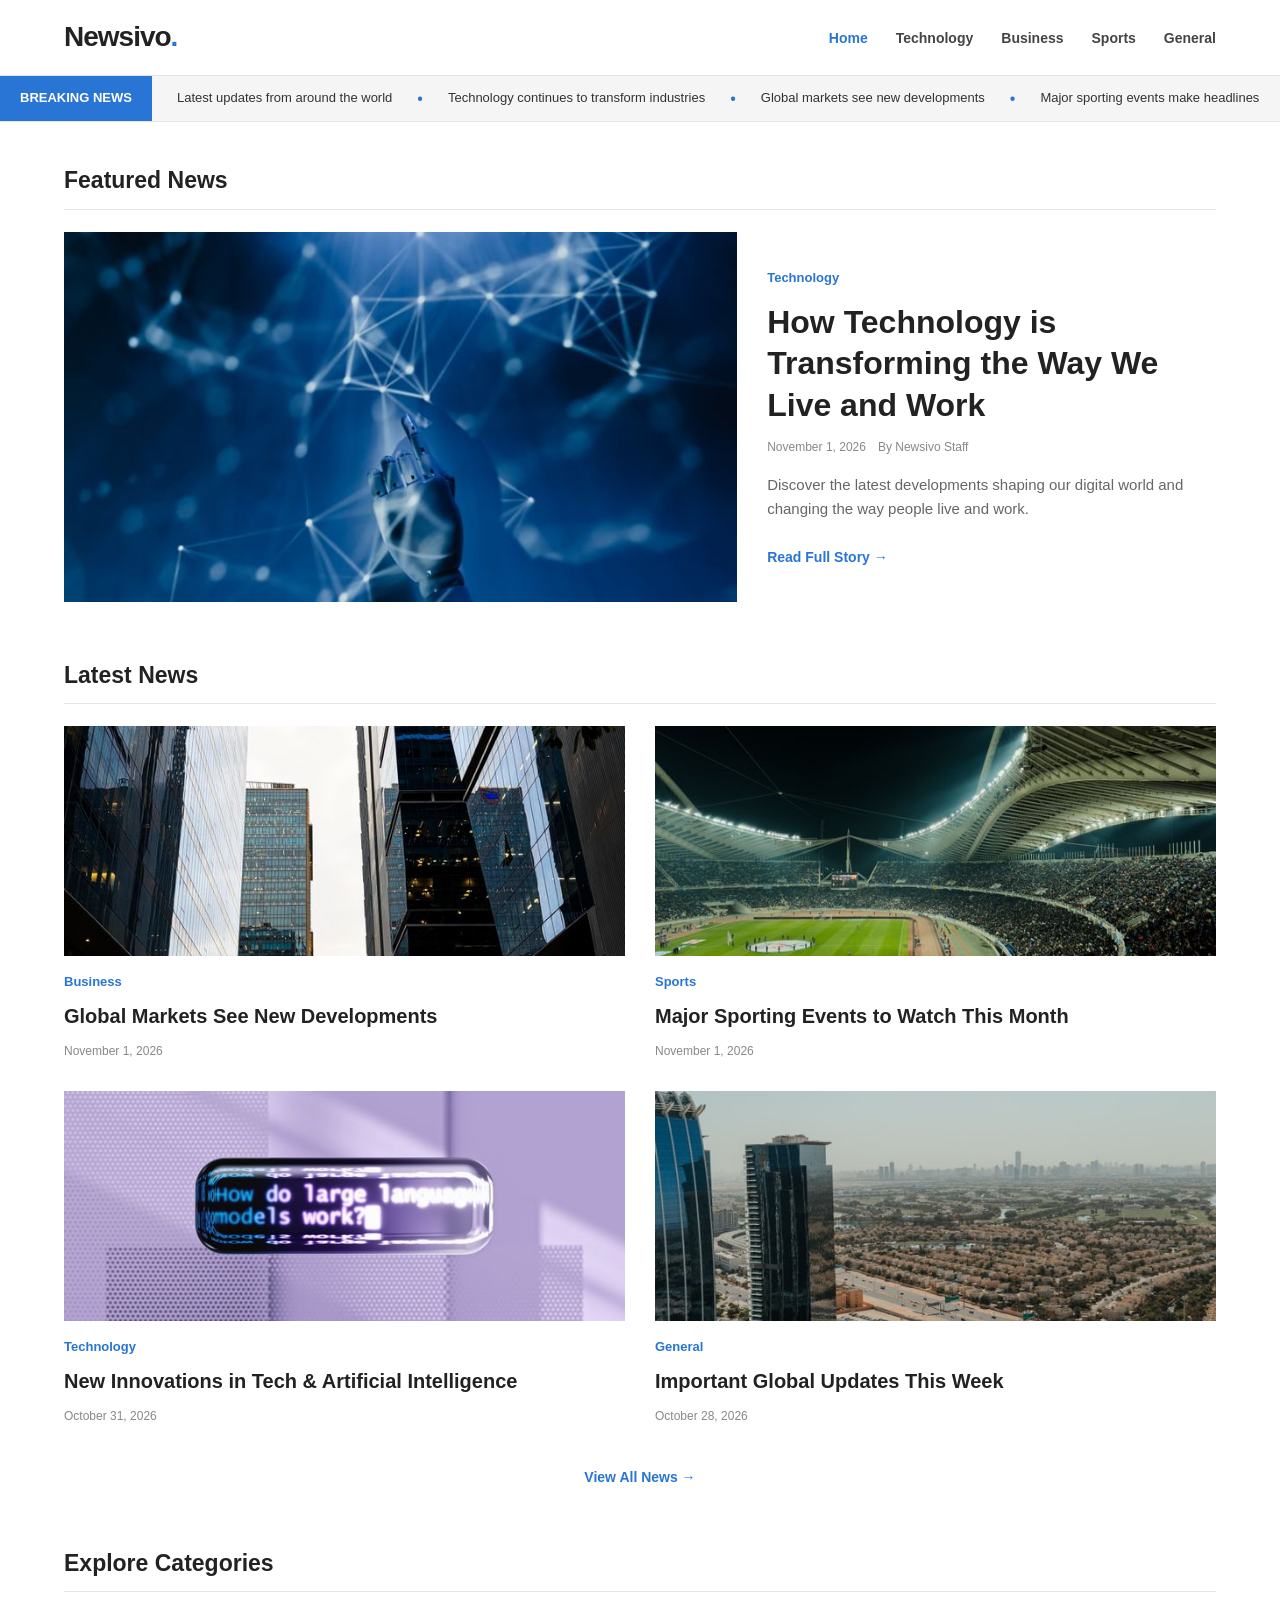
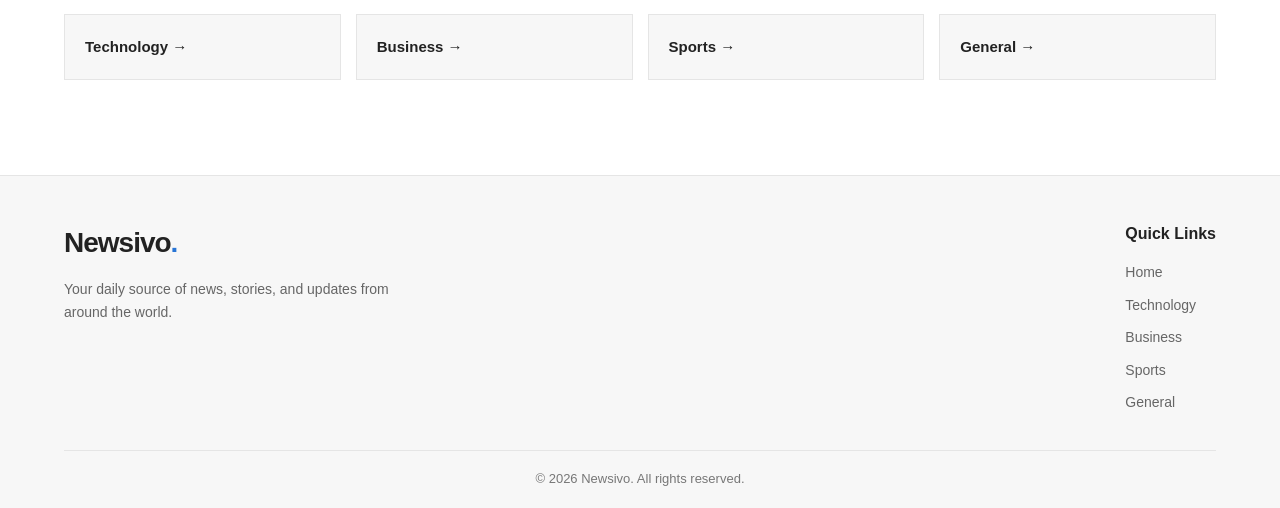
<file: frontend/index.html>
<!doctype html>
<html lang="en">
  <head>
    <meta charset="UTF-8" />
    <meta name="viewport" content="width=device-width, initial-scale=1.0" />

    <title>Newsivo - Latest News and Updates</title>

    <meta
      name="description"
      content="Newsivo brings you the latest news, updates, and stories from around the world."
    />

    <link rel="stylesheet" href="assets/css/style.css" />
  </head>

  <body>
    <!-- Header -->
    <header class="site-header">
      <div class="container header-container">
        <a href="index.html" class="site-logo"> Newsivo<span>.</span> </a>

        <button
          class="menu-toggle"
          id="menu-toggle"
          aria-label="Toggle navigation"
          aria-expanded="false"
          aria-controls="main-navigation"
        >
          ☰
        </button>

        <nav class="main-navigation" id="main-navigation">
          <ul>
            <li><a href="index.html">Home</a></li>
            <li><a href="categories/technology.html">Technology</a></li>
            <li><a href="categories/business.html">Business</a></li>
            <li><a href="categories/sports.html">Sports</a></li>
            <li><a href="categories/general.html">General</a></li>
          </ul>
        </nav>
      </div>
    </header>

    <!-- News Ticker -->
    <div class="news-ticker">
      <div class="ticker-label">Breaking News</div>

      <div class="ticker-content">
        <div class="ticker-track">
          <!-- Original ticker content -->
          <div class="ticker-sequence">
            <a href="article.html"> Latest updates from around the world </a>

            <span>•</span>

            <a href="article.html">
              Technology continues to transform industries
            </a>

            <span>•</span>

            <a href="article.html"> Global markets see new developments </a>

            <span>•</span>

            <a href="article.html"> Major sporting events make headlines </a>

            <span>•</span>
          </div>
        </div>
      </div>
    </div>

    <!-- Main Content -->
    <main class="container">
      <!-- Featured News -->
      <section class="featured-section">
        <div class="section-heading">
          <h2>Featured News</h2>
        </div>

        <article class="featured-article">
          <a href="article.html">
            <img
              src="assets/images/featured-news.jpg"
              alt="Technology and modern city"
              class="featured-image"
            />
          </a>

          <div class="article-content">
            <a href="categories/technology.html" class="article-category">
              Technology
            </a>

            <h1>
              <a href="article.html">
                How Technology is Transforming the Way We Live and Work
              </a>
            </h1>

            <div class="article-meta">
              <span>November 1, 2026</span>
              <span>By Newsivo Staff</span>
            </div>

            <p>
              Discover the latest developments shaping our digital world and
              changing the way people live and work.
            </p>

            <a href="article.html" class="read-more"> Read Full Story → </a>
          </div>
        </article>
      </section>

      <!-- Latest News -->
      <section class="latest-section">
        <div class="section-heading">
          <h2>Latest News</h2>
        </div>

        <div class="articles-grid">
          <!-- Article 1 -->
          <article class="article-card">
            <a href="article.html">
              <img
                src="assets/images/business-news.jpg"
                alt="Business district"
              />
            </a>

            <div class="article-card-content">
              <a href="categories/business.html" class="article-category">
                Business
              </a>

              <h3>
                <a href="article.html"> Global Markets See New Developments </a>
              </h3>

              <div class="article-meta">
                <span>November 1, 2026</span>
              </div>
            </div>
          </article>

          <!-- Article 2 -->
          <article class="article-card">
            <a href="article.html">
              <img src="assets/images/sports-news.jpg" alt="Football stadium" />
            </a>

            <div class="article-card-content">
              <a href="categories/sports.html" class="article-category">
                Sports
              </a>

              <h3>
                <a href="article.html">
                  Major Sporting Events to Watch This Month
                </a>
              </h3>

              <div class="article-meta">
                <span>November 1, 2026</span>
              </div>
            </div>
          </article>

          <!-- Article 3 -->
          <article class="article-card">
            <a href="article.html">
              <img
                src="assets/images/ai-news.jpg"
                alt="Artificial intelligence research"
              />
            </a>

            <div class="article-card-content">
              <a href="categories/technology.html" class="article-category">
                Technology
              </a>

              <h3>
                <a href="article.html">
                  New Innovations in Tech & Artificial Intelligence
                </a>
              </h3>

              <div class="article-meta">
                <span>October 31, 2026</span>
              </div>
            </div>
          </article>

          <!-- Article 4 -->
          <article class="article-card">
            <a href="article.html">
              <img
                src="assets/images/general-news.jpg"
                alt="International city"
              />
            </a>

            <div class="article-card-content">
              <a href="categories/general.html" class="article-category">
                General
              </a>

              <h3>
                <a href="article.html"> Important Global Updates This Week </a>
              </h3>

              <div class="article-meta">
                <span>October 28, 2026</span>
              </div>
            </div>
          </article>
        </div>

        <div class="view-all">
          <a href="categories/general.html" class="read-more">
            View All News →
          </a>
        </div>
      </section>

      <!-- Category News -->
      <section class="category-section">
        <div class="section-heading">
          <h2>Explore Categories</h2>
        </div>

        <div class="category-grid">
          <a href="categories/technology.html" class="category-item">
            Technology →
          </a>

          <a href="categories/business.html" class="category-item">
            Business →
          </a>

          <a href="categories/sports.html" class="category-item"> Sports → </a>

          <a href="categories/general.html" class="category-item">
            General →
          </a>
        </div>
      </section>
    </main>

    <!-- Footer -->
    <footer class="site-footer">
      <div class="container">
        <div class="footer-container">
          <div class="footer-brand">
            <a href="index.html" class="site-logo"> Newsivo<span>.</span> </a>

            <p>
              Your daily source of news, stories, and updates from around the
              world.
            </p>
          </div>

          <div class="footer-links">
            <h3>Quick Links</h3>

            <ul>
              <li><a href="index.html">Home</a></li>
              <li><a href="categories/technology.html">Technology</a></li>
              <li><a href="categories/business.html">Business</a></li>
              <li><a href="categories/sports.html">Sports</a></li>
              <li><a href="categories/general.html">General</a></li>
            </ul>
          </div>
        </div>

        <div class="footer-bottom">
          <p>&copy; 2026 Newsivo. All rights reserved.</p>
        </div>
      </div>
    </footer>

    <script src="assets/js/main.js"></script>
  </body>
</html>
</file>
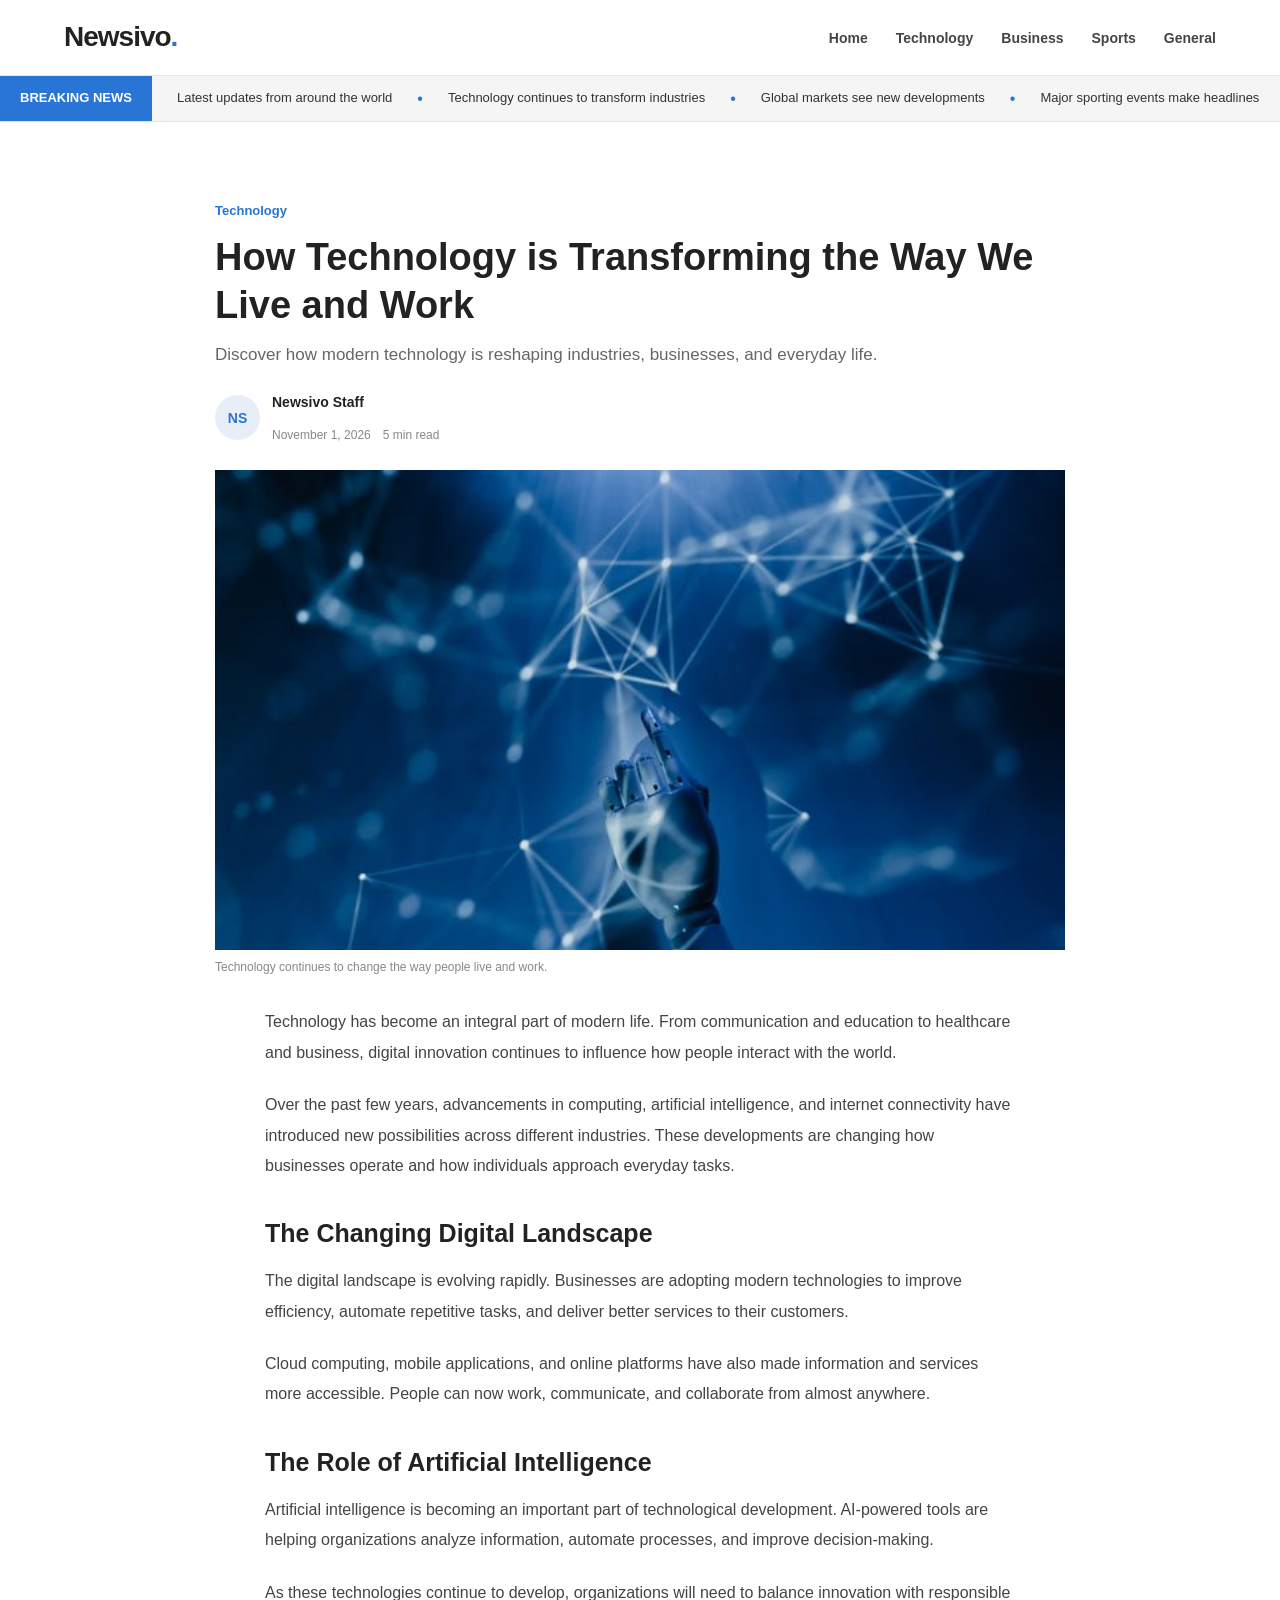
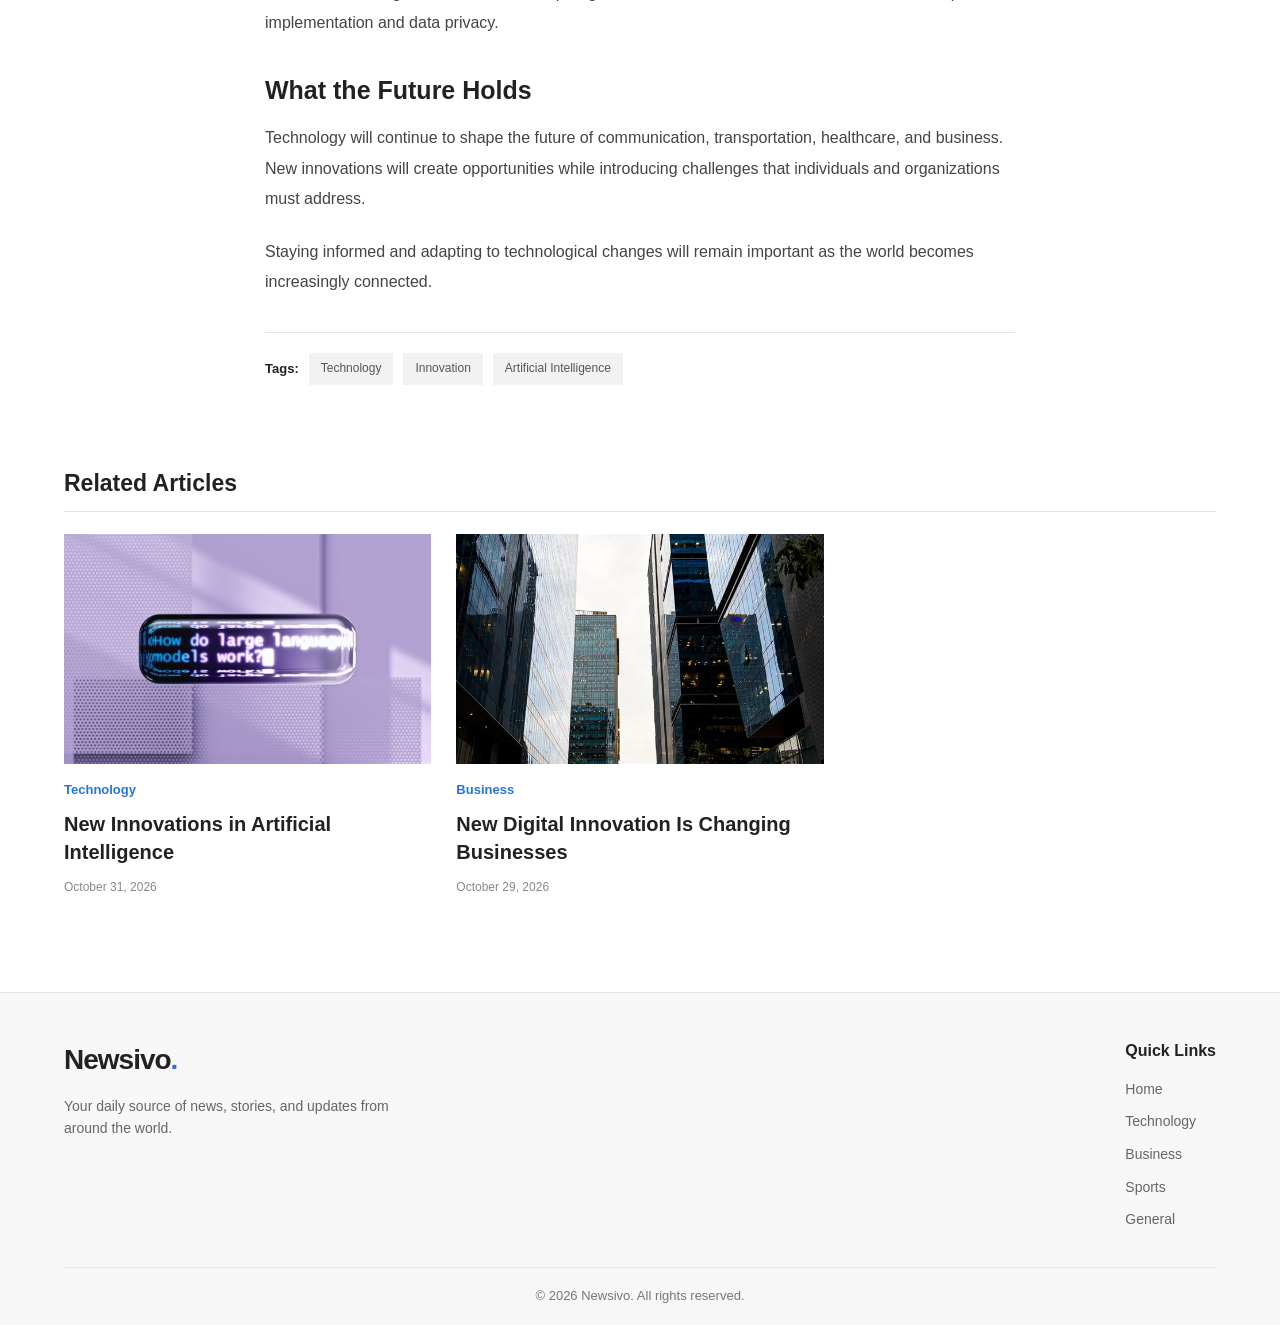
<file: frontend/article.html>
<!doctype html>
<html lang="en">
  <head>
    <meta charset="UTF-8" />
    <meta name="viewport" content="width=device-width, initial-scale=1.0" />

    <title>
      How Technology is Transforming the Way We Live and Work - Newsivo
    </title>

    <meta
      name="description"
      content="Discover how modern technology is reshaping industries, businesses, and everyday life."
    />

    <link rel="stylesheet" href="assets/css/style.css" />
  </head>

  <body>
    <!-- Header -->
    <header class="site-header">
      <div class="container header-container">
        <a href="index.html" class="site-logo"> Newsivo<span>.</span> </a>

        <button
          class="menu-toggle"
          id="menu-toggle"
          aria-label="Toggle navigation"
          aria-expanded="false"
          aria-controls="main-navigation"
        >
          ☰
        </button>

        <nav class="main-navigation" id="main-navigation">
          <ul>
            <li><a href="index.html">Home</a></li>
            <li><a href="categories/technology.html">Technology</a></li>
            <li><a href="categories/business.html">Business</a></li>
            <li><a href="categories/sports.html">Sports</a></li>
            <li><a href="categories/general.html">General</a></li>
          </ul>
        </nav>
      </div>
    </header>

    <!-- News Ticker -->
    <div class="news-ticker">
      <div class="ticker-label">Breaking News</div>

      <div class="ticker-content">
        <div class="ticker-track">
          <!-- Original ticker content -->
          <div class="ticker-sequence">
            <a href="article.html"> Latest updates from around the world </a>

            <span>•</span>

            <a href="article.html">
              Technology continues to transform industries
            </a>

            <span>•</span>

            <a href="article.html"> Global markets see new developments </a>

            <span>•</span>

            <a href="article.html"> Major sporting events make headlines </a>

            <span>•</span>
          </div>
        </div>
      </div>
    </div>

    <!-- Main Content -->
    <main class="container">
      <!-- Article -->
      <article class="single-article">
        <!-- Article Header -->
        <header class="article-header">
          <a href="categories/technology.html" class="article-category">
            Technology
          </a>

          <h1>How Technology is Transforming the Way We Live and Work</h1>

          <p class="article-excerpt">
            Discover how modern technology is reshaping industries, businesses,
            and everyday life.
          </p>

          <!-- Author Information -->
          <div class="article-author">
            <div class="author-avatar">
              <span>NS</span>
            </div>

            <div class="author-details">
              <span class="author-name">Newsivo Staff</span>

              <div class="article-meta">
                <time datetime="2026-11-01"> November 1, 2026 </time>

                <span>5 min read</span>
              </div>
            </div>
          </div>
        </header>

        <!-- Featured Image -->
        <figure class="article-featured-image">
          <img
            src="assets/images/featured-news.jpg"
            alt="Modern technology and digital transformation"
          />

          <figcaption>
            Technology continues to change the way people live and work.
          </figcaption>
        </figure>

        <!-- Article Body -->
        <div class="article-body">
          <p>
            Technology has become an integral part of modern life. From
            communication and education to healthcare and business, digital
            innovation continues to influence how people interact with the
            world.
          </p>

          <p>
            Over the past few years, advancements in computing, artificial
            intelligence, and internet connectivity have introduced new
            possibilities across different industries. These developments are
            changing how businesses operate and how individuals approach
            everyday tasks.
          </p>

          <h2>The Changing Digital Landscape</h2>

          <p>
            The digital landscape is evolving rapidly. Businesses are adopting
            modern technologies to improve efficiency, automate repetitive
            tasks, and deliver better services to their customers.
          </p>

          <p>
            Cloud computing, mobile applications, and online platforms have also
            made information and services more accessible. People can now work,
            communicate, and collaborate from almost anywhere.
          </p>

          <h2>The Role of Artificial Intelligence</h2>

          <p>
            Artificial intelligence is becoming an important part of
            technological development. AI-powered tools are helping
            organizations analyze information, automate processes, and improve
            decision-making.
          </p>

          <p>
            As these technologies continue to develop, organizations will need
            to balance innovation with responsible implementation and data
            privacy.
          </p>

          <h2>What the Future Holds</h2>

          <p>
            Technology will continue to shape the future of communication,
            transportation, healthcare, and business. New innovations will
            create opportunities while introducing challenges that individuals
            and organizations must address.
          </p>

          <p>
            Staying informed and adapting to technological changes will remain
            important as the world becomes increasingly connected.
          </p>
        </div>

        <!-- Article Footer -->
        <footer class="article-footer">
          <div class="article-tags">
            <span>Tags:</span>

            <a href="categories/technology.html">Technology</a>
            <a href="categories/technology.html">Innovation</a>
            <a href="categories/technology.html">Artificial Intelligence</a>
          </div>
        </footer>
      </article>

      <!-- Related Articles -->
      <section class="related-articles">
        <div class="section-heading">
          <h2>Related Articles</h2>
        </div>

        <div class="articles-grid">
          <!-- Related Article 1 -->
          <article class="article-card">
            <a href="article.html">
              <img
                src="assets/images/ai-news.jpg"
                alt="Artificial intelligence research"
              />
            </a>

            <div class="article-card-content">
              <a href="categories/technology.html" class="article-category">
                Technology
              </a>

              <h3>
                <a href="article.html">
                  New Innovations in Artificial Intelligence
                </a>
              </h3>

              <div class="article-meta">
                <time datetime="2026-10-31"> October 31, 2026 </time>
              </div>
            </div>
          </article>

          <!-- Related Article 2 -->
          <article class="article-card">
            <a href="article.html">
              <img
                src="assets/images/business-news.jpg"
                alt="Modern business district"
              />
            </a>

            <div class="article-card-content">
              <a href="categories/business.html" class="article-category">
                Business
              </a>

              <h3>
                <a href="article.html">
                  New Digital Innovation Is Changing Businesses
                </a>
              </h3>

              <div class="article-meta">
                <time datetime="2026-10-29"> October 29, 2026 </time>
              </div>
            </div>
          </article>
        </div>
      </section>
    </main>

    <!-- Footer -->
    <footer class="site-footer">
      <div class="container">
        <div class="footer-container">
          <div class="footer-brand">
            <a href="index.html" class="site-logo"> Newsivo<span>.</span> </a>

            <p>
              Your daily source of news, stories, and updates from around the
              world.
            </p>
          </div>

          <div class="footer-links">
            <h3>Quick Links</h3>

            <ul>
              <li><a href="index.html">Home</a></li>
              <li><a href="categories/technology.html">Technology</a></li>
              <li><a href="categories/business.html">Business</a></li>
              <li><a href="categories/sports.html">Sports</a></li>
              <li><a href="categories/general.html">General</a></li>
            </ul>
          </div>
        </div>

        <div class="footer-bottom">
          <p>&copy; 2026 Newsivo. All rights reserved.</p>
        </div>
      </div>
    </footer>

    <script src="assets/js/main.js"></script>
  </body>
</html>
</file>
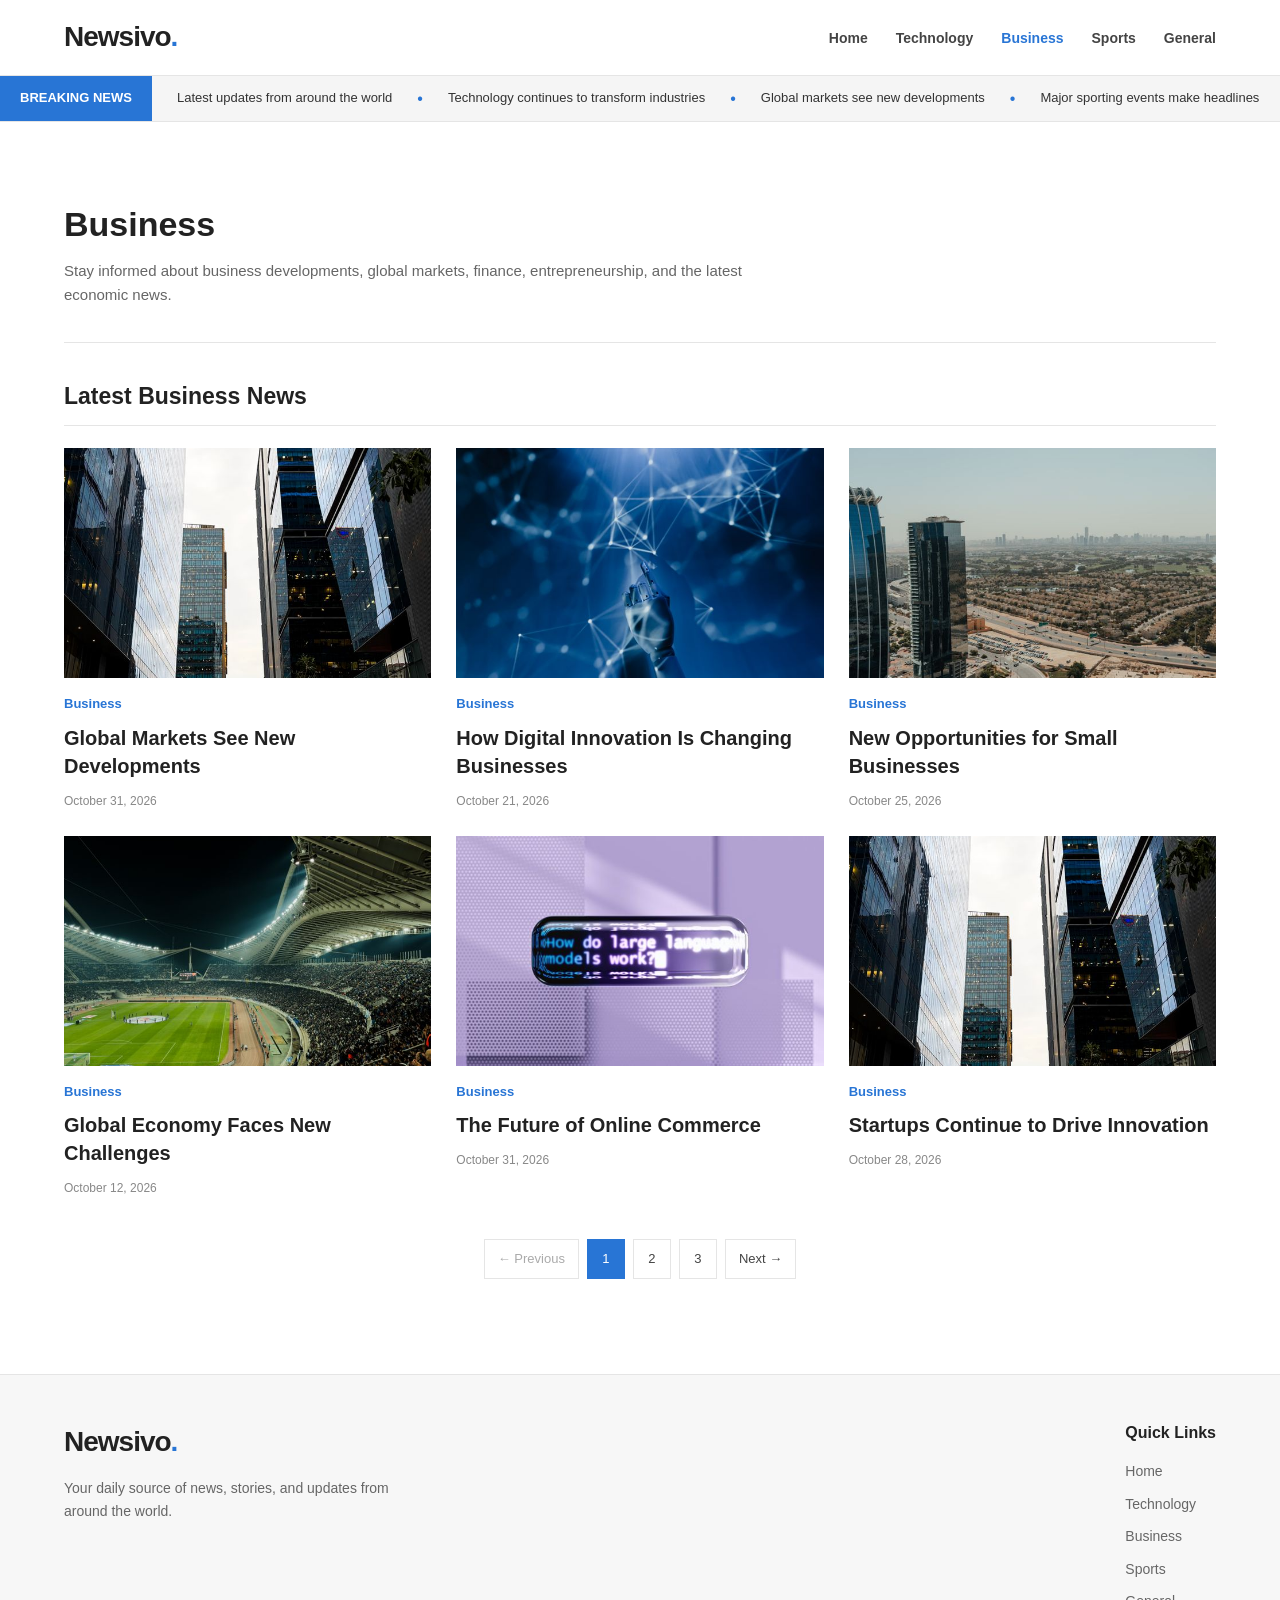
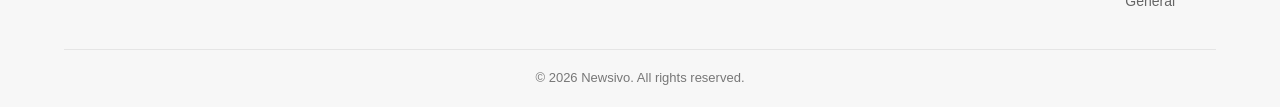
<file: frontend/categories/business.html>
<!doctype html>
<html lang="en">
  <head>
    <meta charset="UTF-8" />
    <meta name="viewport" content="width=device-width, initial-scale=1.0" />

    <title>Business News - Newsivo</title>

    <meta
      name="description"
      content="Explore the latest business news, financial updates, and market developments."
    />

    <link rel="stylesheet" href="../assets/css/style.css" />
  </head>

  <body>
    <!-- Header -->
    <header class="site-header">
      <div class="container header-container">
        <a href="../index.html" class="site-logo"> Newsivo<span>.</span> </a>

        <button
          class="menu-toggle"
          id="menu-toggle"
          aria-label="Toggle navigation"
          aria-expanded="false"
          aria-controls="main-navigation"
        >
          ☰
        </button>

        <nav class="main-navigation" id="main-navigation">
          <ul>
            <li><a href="../index.html">Home</a></li>
            <li><a href="technology.html">Technology</a></li>
            <li><a href="business.html">Business</a></li>
            <li><a href="sports.html">Sports</a></li>
            <li><a href="general.html">General</a></li>
          </ul>
        </nav>
      </div>
    </header>

    <!-- News Ticker -->
    <div class="news-ticker">
      <div class="ticker-label">Breaking News</div>

      <div class="ticker-content">
        <div class="ticker-track">
          <!-- Original ticker content -->
          <div class="ticker-sequence">
            <a href="../article.html"> Latest updates from around the world </a>

            <span>•</span>

            <a href="../article.html">
              Technology continues to transform industries
            </a>

            <span>•</span>

            <a href="../article.html"> Global markets see new developments </a>

            <span>•</span>

            <a href="../article.html"> Major sporting events make headlines </a>

            <span>•</span>
          </div>
        </div>
      </div>
    </div>

    <!-- Main Content -->
    <main class="container">
      <!-- Category Header -->

      <section class="category-header">
        <h1>Business</h1>

        <p>
          Stay informed about business developments, global markets, finance,
          entrepreneurship, and the latest economic news.
        </p>
      </section>

      <!-- Category Articles -->
      <section class="category-articles">
        <div class="section-heading">
          <h2>Latest Business News</h2>
        </div>

        <div class="articles-grid">
          <!-- Article 1 -->
          <article class="article-card">
            <a href="../article.html">
              <img
                src="../assets/images/business-news.jpg"
                alt="Business news updates"
              />
            </a>

            <div class="article-card-content">
              <a href="business.html" class="article-category"> Business </a>

              <h3>
                <a href="../article.html">
                  Global Markets See New Developments
                </a>
              </h3>

              <div class="article-meta">
                <time datetime="2026-10-31">October 31, 2026</time>
              </div>
            </div>
          </article>

          <!-- Article 2 -->
          <article class="article-card">
            <a href="../article.html">
              <img
                src="../assets/images/featured-news.jpg"
                alt="Digital business innovation"
              />
            </a>

            <div class="article-card-content">
              <a href="business.html" class="article-category"> Business </a>

              <h3>
                <a href="../article.html">
                  How Digital Innovation Is Changing Businesses
                </a>
              </h3>

              <div class="article-meta">
                <time datetime="2026-10-21">October 21, 2026</time>
              </div>
            </div>
          </article>

          <!-- Article 3 -->
          <article class="article-card">
            <a href="../article.html">
              <img
                src="../assets/images/general-news.jpg"
                alt="Small business opportunities"
              />
            </a>

            <div class="article-card-content">
              <a href="business.html" class="article-category"> Business </a>

              <h3>
                <a href="../article.html">
                  New Opportunities for Small Businesses
                </a>
              </h3>

              <div class="article-meta">
                <time datetime="2026-10-25">October 25, 2026</time>
              </div>
            </div>
          </article>

          <!-- Article 4 -->
          <article class="article-card">
            <a href="../article.html">
              <img
                src="../assets/images/sports-news.jpg"
                alt="Global economy challenges"
              />
            </a>

            <div class="article-card-content">
              <a href="business.html" class="article-category"> Business </a>

              <h3>
                <a href="../article.html">
                  Global Economy Faces New Challenges
                </a>
              </h3>

              <div class="article-meta">
                <time datetime="2026-10-12">October 12, 2026</time>
              </div>
            </div>
          </article>

          <!-- Article 5 -->
          <article class="article-card">
            <a href="../article.html">
              <img src="../assets/images/ai-news.jpg" alt="Online commerce" />
            </a>

            <div class="article-card-content">
              <a href="business.html" class="article-category"> Business </a>

              <h3>
                <a href="../article.html"> The Future of Online Commerce </a>
              </h3>

              <div class="article-meta">
                <time datetime="2026-10-31">October 31, 2026</time>
              </div>
            </div>
          </article>

          <!-- Article 6 -->
          <article class="article-card">
            <a href="../article.html">
              <img
                src="../assets/images/business-news.jpg"
                alt="Startups news updates"
              />
            </a>

            <div class="article-card-content">
              <a href="business.html" class="article-category"> Business </a>

              <h3>
                <a href="../article.html">
                  Startups Continue to Drive Innovation
                </a>
              </h3>

              <div class="article-meta">
                <time datetime="2026-10-28">October 28, 2026</time>
              </div>
            </div>
          </article>
        </div>

        <!-- Pagination -->
        <nav class="pagination" aria-label="Category pagination">
          <a href="#" class="pagination-link disabled"> ← Previous </a>

          <a href="?page=1" class="pagination-link active" aria-current="page">
            1
          </a>
          <a href="?page=2" class="pagination-link"> 2 </a>
          <a href="?page=3" class="pagination-link"> 3 </a>
          <a href="?page=2" class="pagination-link"> Next →</a>
        </nav>
      </section>
    </main>

    <!-- Footer -->
    <footer class="site-footer">
      <div class="container">
        <div class="footer-container">
          <div class="footer-brand">
            <a href="../index.html" class="site-logo">
              Newsivo<span>.</span>
            </a>

            <p>
              Your daily source of news, stories, and updates from around the
              world.
            </p>
          </div>

          <div class="footer-links">
            <h3>Quick Links</h3>

            <ul>
              <li><a href="../index.html">Home</a></li>
              <li><a href="technology.html">Technology</a></li>
              <li><a href="business.html">Business</a></li>
              <li><a href="sports.html">Sports</a></li>
              <li><a href="general.html">General</a></li>
            </ul>
          </div>
        </div>

        <div class="footer-bottom">
          <p>&copy; 2026 Newsivo. All rights reserved.</p>
        </div>
      </div>
    </footer>

    <script src="../assets/js/main.js"></script>
  </body>
</html>
</file>
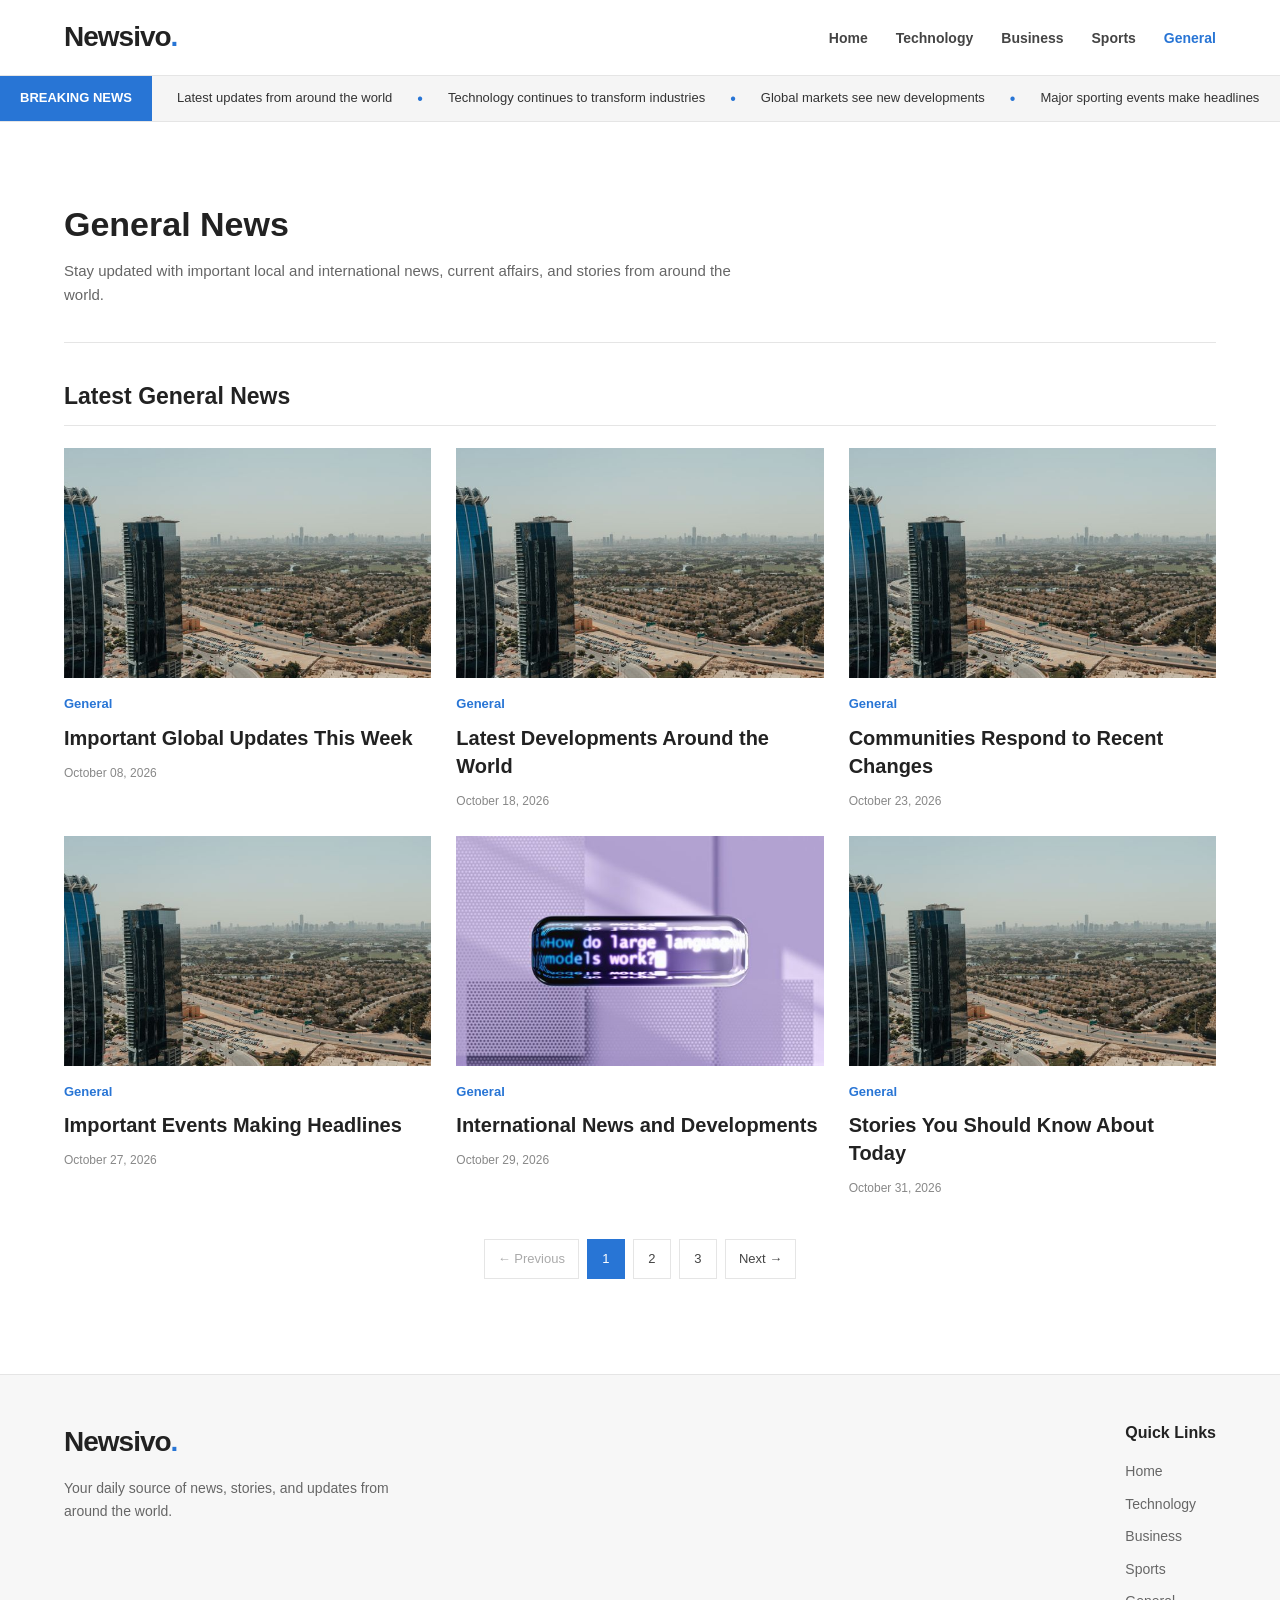
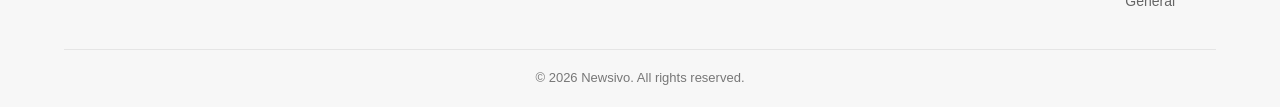
<file: frontend/categories/general.html>
<!doctype html>
<html lang="en">
  <head>
    <meta charset="UTF-8" />
    <meta name="viewport" content="width=device-width, initial-scale=1.0" />

    <title>General News - Newsivo</title>

    <meta
      name="description"
      content="Read the latest general news, international updates, and important stories."
    />

    <link rel="stylesheet" href="../assets/css/style.css" />
  </head>

  <body>
    <!-- Header -->
    <header class="site-header">
      <div class="container header-container">
        <a href="../index.html" class="site-logo"> Newsivo<span>.</span> </a>

        <button
          class="menu-toggle"
          id="menu-toggle"
          aria-label="Toggle navigation"
          aria-expanded="false"
          aria-controls="main-navigation"
        >
          ☰
        </button>

        <nav class="main-navigation" id="main-navigation">
          <ul>
            <li><a href="../index.html">Home</a></li>
            <li><a href="technology.html">Technology</a></li>
            <li><a href="business.html">Business</a></li>
            <li><a href="sports.html">Sports</a></li>
            <li><a href="general.html">General</a></li>
          </ul>
        </nav>
      </div>
    </header>

    <!-- News Ticker -->
    <div class="news-ticker">
      <div class="ticker-label">Breaking News</div>

      <div class="ticker-content">
        <div class="ticker-track">
          <!-- Original ticker content -->
          <div class="ticker-sequence">
            <a href="../article.html"> Latest updates from around the world </a>

            <span>•</span>

            <a href="../article.html">
              Technology continues to transform industries
            </a>

            <span>•</span>

            <a href="../article.html"> Global markets see new developments </a>

            <span>•</span>

            <a href="../article.html"> Major sporting events make headlines </a>

            <span>•</span>
          </div>
        </div>
      </div>
    </div>

    <!-- Main Content -->
    <main class="container">
      <!-- Category Header -->

      <section class="category-header">
        <h1>General News</h1>

        <p>
          Stay updated with important local and international news, current
          affairs, and stories from around the world.
        </p>
      </section>

      <!-- Category Articles -->
      <section class="category-articles">
        <div class="section-heading">
          <h2>Latest General News</h2>
        </div>

        <div class="articles-grid">
          <!-- Article 1 -->
          <article class="article-card">
            <a href="../article.html">
              <img
                src="../assets/images/general-news.jpg"
                alt="General news update 1"
              />
            </a>

            <div class="article-card-content">
              <a href="general.html" class="article-category"> General </a>

              <h3>
                <a href="../article.html">
                  Important Global Updates This Week
                </a>
              </h3>

              <div class="article-meta">
                <time datetime="2026-10-08">October 08, 2026</time>
              </div>
            </div>
          </article>

          <!-- Article 2 -->
          <article class="article-card">
            <a href="../article.html">
              <img
                src="../assets/images/general-news.jpg"
                alt="General news update 2"
              />
            </a>

            <div class="article-card-content">
              <a href="general.html" class="article-category"> General </a>

              <h3>
                <a href="../article.html">
                  Latest Developments Around the World
                </a>
              </h3>

              <div class="article-meta">
                <time datetime="2026-10-18">October 18, 2026</time>
              </div>
            </div>
          </article>

          <!-- Article 3 -->
          <article class="article-card">
            <a href="../article.html">
              <img
                src="../assets/images/general-news.jpg"
                alt="General news update 3"
              />
            </a>

            <div class="article-card-content">
              <a href="general.html" class="article-category"> General </a>

              <h3>
                <a href="../article.html">
                  Communities Respond to Recent Changes
                </a>
              </h3>

              <div class="article-meta">
                <time datetime="2026-10-23">October 23, 2026</time>
              </div>
            </div>
          </article>

          <!-- Article 4 -->
          <article class="article-card">
            <a href="../article.html">
              <img
                src="../assets/images/general-news.jpg"
                alt="General news update 4"
              />
            </a>

            <div class="article-card-content">
              <a href="general.html" class="article-category"> General </a>

              <h3>
                <a href="../article.html">
                  Important Events Making Headlines
                </a>
              </h3>

              <div class="article-meta">
                <time datetime="2026-10-27">October 27, 2026</time>
              </div>
            </div>
          </article>

          <!-- Article 5 -->
          <article class="article-card">
            <a href="../article.html">
              <img
                src="../assets/images/ai-news.jpg"
                alt="General news update 5"
              />
            </a>

            <div class="article-card-content">
              <a href="general.html" class="article-category"> General </a>

              <h3>
                <a href="../article.html">
                  International News and Developments
                </a>
              </h3>

              <div class="article-meta">
                <time datetime="2026-10-29">October 29, 2026</time>
              </div>
            </div>
          </article>

          <!-- Article 6 -->
          <article class="article-card">
            <a href="../article.html">
              <img
                src="../assets/images/general-news.jpg"
                alt="General news update 6"
              />
            </a>

            <div class="article-card-content">
              <a href="general.html" class="article-category"> General </a>

              <h3>
                <a href="../article.html">
                  Stories You Should Know About Today
                </a>
              </h3>

              <div class="article-meta">
                <time datetime="2026-10-31">October 31, 2026</time>
              </div>
            </div>
          </article>
        </div>

        <!-- Pagination -->
        <nav class="pagination" aria-label="Category pagination">
          <a href="#" class="pagination-link disabled"> ← Previous </a>

          <a href="?page=1" class="pagination-link active" aria-current="page">
            1
          </a>
          <a href="?page=2" class="pagination-link"> 2 </a>
          <a href="?page=3" class="pagination-link"> 3 </a>
          <a href="?page=2" class="pagination-link"> Next →</a>
        </nav>
      </section>
    </main>

    <!-- Footer -->
    <footer class="site-footer">
      <div class="container">
        <div class="footer-container">
          <div class="footer-brand">
            <a href="../index.html" class="site-logo">
              Newsivo<span>.</span>
            </a>

            <p>
              Your daily source of news, stories, and updates from around the
              world.
            </p>
          </div>

          <div class="footer-links">
            <h3>Quick Links</h3>

            <ul>
              <li><a href="../index.html">Home</a></li>
              <li><a href="technology.html">Technology</a></li>
              <li><a href="business.html">Business</a></li>
              <li><a href="sports.html">Sports</a></li>
              <li><a href="general.html">General</a></li>
            </ul>
          </div>
        </div>

        <div class="footer-bottom">
          <p>&copy; 2026 Newsivo. All rights reserved.</p>
        </div>
      </div>
    </footer>

    <script src="../assets/js/main.js"></script>
  </body>
</html>
</file>
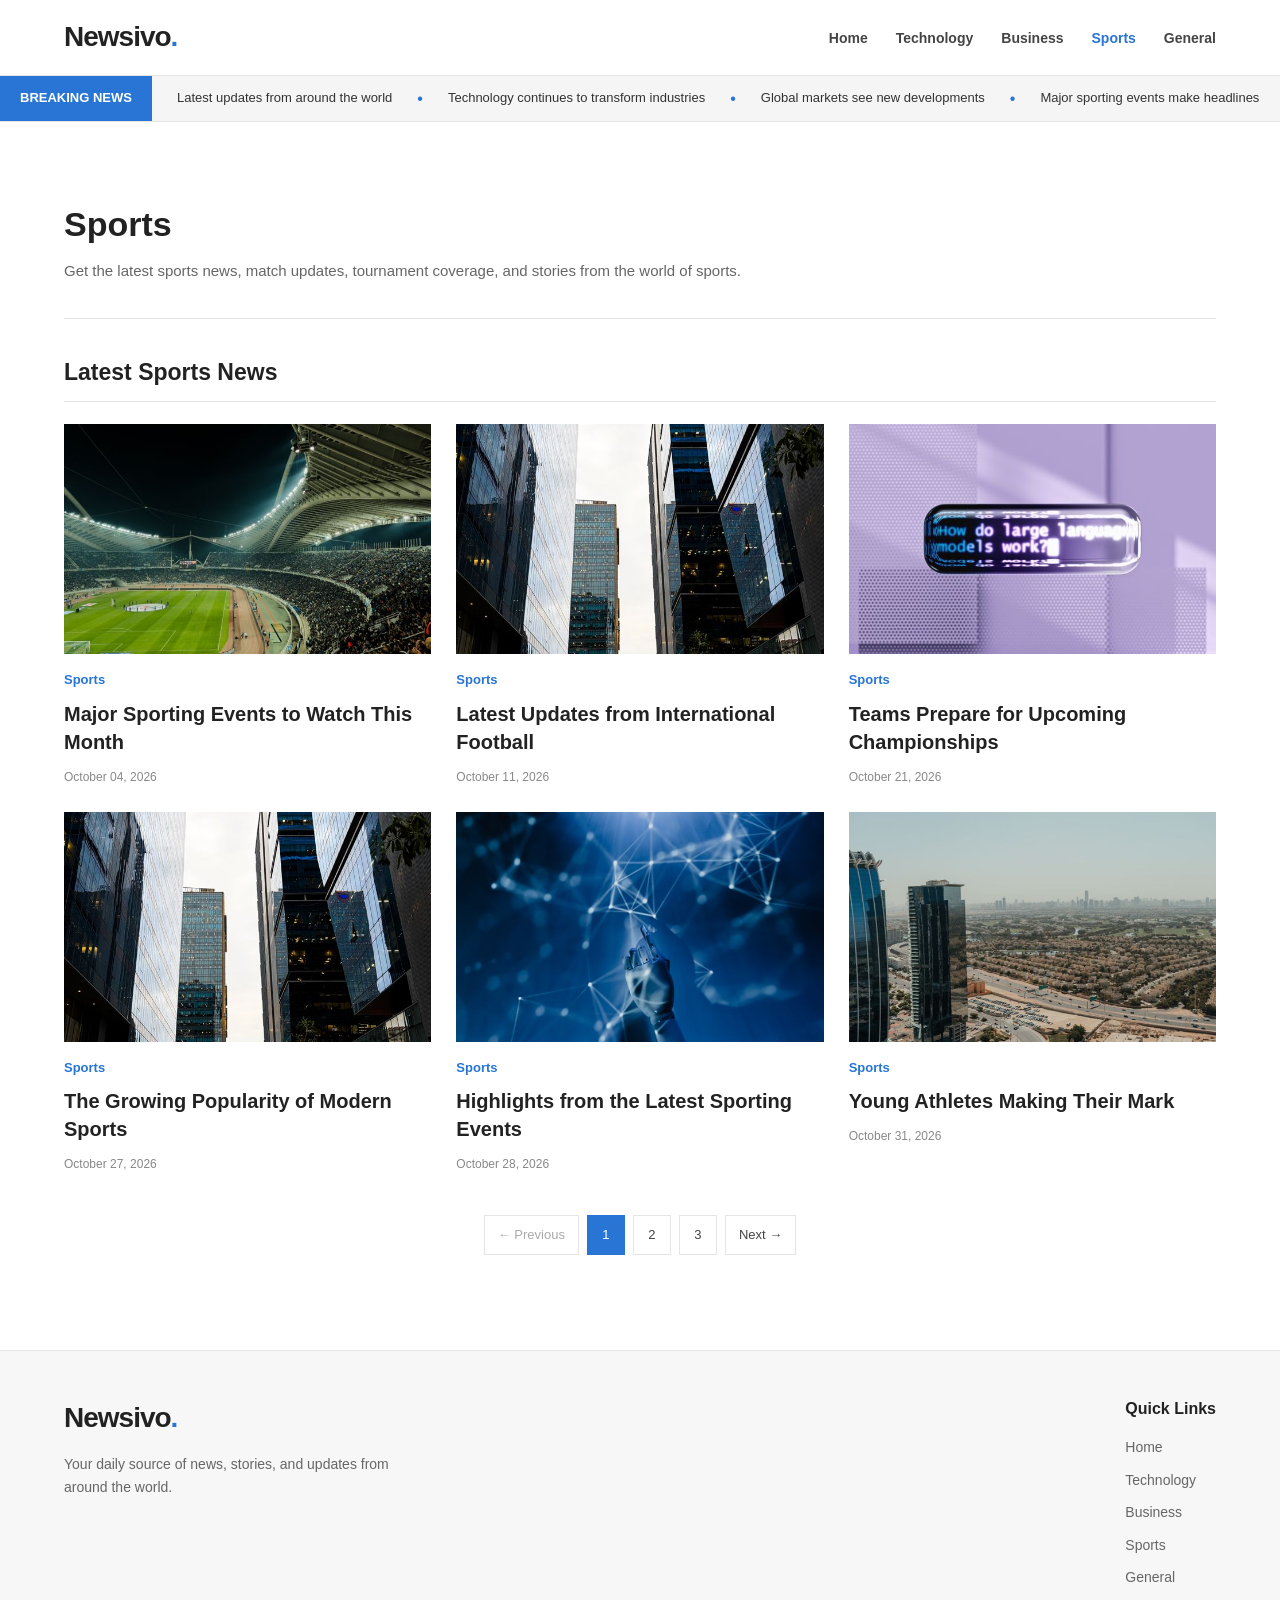
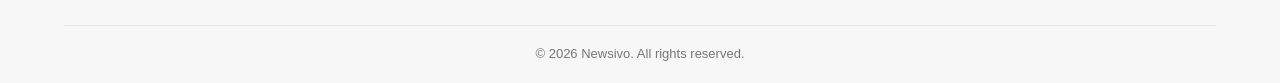
<file: frontend/categories/sports.html>
<!doctype html>
<html lang="en">
  <head>
    <meta charset="UTF-8" />
    <meta name="viewport" content="width=device-width, initial-scale=1.0" />

    <title>Sports News - Newsivo</title>

    <meta
      name="description"
      content="Get the latest sports news, match updates, and sporting developments."
    />

    <link rel="stylesheet" href="../assets/css/style.css" />
  </head>

  <body>
    <!-- Header -->
    <header class="site-header">
      <div class="container header-container">
        <a href="../index.html" class="site-logo"> Newsivo<span>.</span> </a>

        <button
          class="menu-toggle"
          id="menu-toggle"
          aria-label="Toggle navigation"
          aria-expanded="false"
          aria-controls="main-navigation"
        >
          ☰
        </button>

        <nav class="main-navigation" id="main-navigation">
          <ul>
            <li><a href="../index.html">Home</a></li>
            <li><a href="technology.html">Technology</a></li>
            <li><a href="business.html">Business</a></li>
            <li><a href="sports.html">Sports</a></li>
            <li><a href="general.html">General</a></li>
          </ul>
        </nav>
      </div>
    </header>

    <!-- News Ticker -->
    <div class="news-ticker">
      <div class="ticker-label">Breaking News</div>

      <div class="ticker-content">
        <div class="ticker-track">
          <!-- Original ticker content -->
          <div class="ticker-sequence">
            <a href="../article.html"> Latest updates from around the world </a>

            <span>•</span>

            <a href="../article.html">
              Technology continues to transform industries
            </a>

            <span>•</span>

            <a href="../article.html"> Global markets see new developments </a>

            <span>•</span>

            <a href="../article.html"> Major sporting events make headlines </a>

            <span>•</span>
          </div>
        </div>
      </div>
    </div>

    <!-- Main Content -->
    <main class="container">
      <!-- Category Header -->

      <section class="category-header">
        <h1>Sports</h1>

        <p>
          Get the latest sports news, match updates, tournament coverage, and
          stories from the world of sports.
        </p>
      </section>

      <!-- Category Articles -->
      <section class="category-articles">
        <div class="section-heading">
          <h2>Latest Sports News</h2>
        </div>

        <div class="articles-grid">
          <!-- Article 1 -->
          <article class="article-card">
            <a href="../article.html">
              <img
                src="../assets/images/sports-news.jpg"
                alt="Sports news update 1"
              />
            </a>

            <div class="article-card-content">
              <a href="sports.html" class="article-category"> Sports </a>

              <h3>
                <a href="../article.html">
                  Major Sporting Events to Watch This Month
                </a>
              </h3>

              <div class="article-meta">
                <time datetime="2026-10-04">October 04, 2026</time>
              </div>
            </div>
          </article>

          <!-- Article 2 -->
          <article class="article-card">
            <a href="../article.html">
              <img
                src="../assets/images/business-news.jpg"
                alt="Sports news update 2"
              />
            </a>

            <div class="article-card-content">
              <a href="sports.html" class="article-category"> Sports </a>

              <h3>
                <a href="../article.html">
                  Latest Updates from International Football
                </a>
              </h3>

              <div class="article-meta">
                <time datetime="2026-10-11">October 11, 2026</time>
              </div>
            </div>
          </article>

          <!-- Article 3 -->
          <article class="article-card">
            <a href="../article.html">
              <img
                src="../assets/images/ai-news.jpg"
                alt="Sports news update 3"
              />
            </a>

            <div class="article-card-content">
              <a href="sports.html" class="article-category"> Sports </a>

              <h3>
                <a href="../article.html">
                  Teams Prepare for Upcoming Championships
                </a>
              </h3>

              <div class="article-meta">
                <time datetime="2026-10-21">October 21, 2026</time>
              </div>
            </div>
          </article>

          <!-- Article 4 -->
          <article class="article-card">
            <a href="../article.html">
              <img
                src="../assets/images/business-news.jpg"
                alt="Sports news update 4"
              />
            </a>

            <div class="article-card-content">
              <a href="sports.html" class="article-category"> Sports </a>

              <h3>
                <a href="../article.html">
                  The Growing Popularity of Modern Sports
                </a>
              </h3>

              <div class="article-meta">
                <time datetime="2026-10-27">October 27, 2026</time>
              </div>
            </div>
          </article>

          <!-- Article 5 -->
          <article class="article-card">
            <a href="../article.html">
              <img
                src="../assets/images/featured-news.jpg"
                alt="Sports news update 5"
              />
            </a>

            <div class="article-card-content">
              <a href="sports.html" class="article-category"> Sports </a>

              <h3>
                <a href="../article.html">
                  Highlights from the Latest Sporting Events
                </a>
              </h3>

              <div class="article-meta">
                <time datetime="2026-10-28">October 28, 2026</time>
              </div>
            </div>
          </article>

          <!-- Article 6 -->
          <article class="article-card">
            <a href="../article.html">
              <img
                src="../assets/images/general-news.jpg"
                alt="Sports news update 6"
              />
            </a>

            <div class="article-card-content">
              <a href="sports.html" class="article-category"> Sports </a>

              <h3>
                <a href="../article.html"> Young Athletes Making Their Mark </a>
              </h3>

              <div class="article-meta">
                <time datetime="2026-10-31">October 31, 2026</time>
              </div>
            </div>
          </article>
        </div>

        <!-- Pagination -->
        <nav class="pagination" aria-label="Category pagination">
          <a href="#" class="pagination-link disabled"> ← Previous </a>

          <a href="?page=1" class="pagination-link active" aria-current="page">
            1
          </a>
          <a href="?page=2" class="pagination-link"> 2 </a>
          <a href="?page=3" class="pagination-link"> 3 </a>
          <a href="?page=2" class="pagination-link"> Next →</a>
        </nav>
      </section>
    </main>

    <!-- Footer -->
    <footer class="site-footer">
      <div class="container">
        <div class="footer-container">
          <div class="footer-brand">
            <a href="../index.html" class="site-logo">
              Newsivo<span>.</span>
            </a>

            <p>
              Your daily source of news, stories, and updates from around the
              world.
            </p>
          </div>

          <div class="footer-links">
            <h3>Quick Links</h3>

            <ul>
              <li><a href="../index.html">Home</a></li>
              <li><a href="technology.html">Technology</a></li>
              <li><a href="business.html">Business</a></li>
              <li><a href="sports.html">Sports</a></li>
              <li><a href="general.html">General</a></li>
            </ul>
          </div>
        </div>

        <div class="footer-bottom">
          <p>&copy; 2026 Newsivo. All rights reserved.</p>
        </div>
      </div>
    </footer>

    <script src="../assets/js/main.js"></script>
  </body>
</html>
</file>
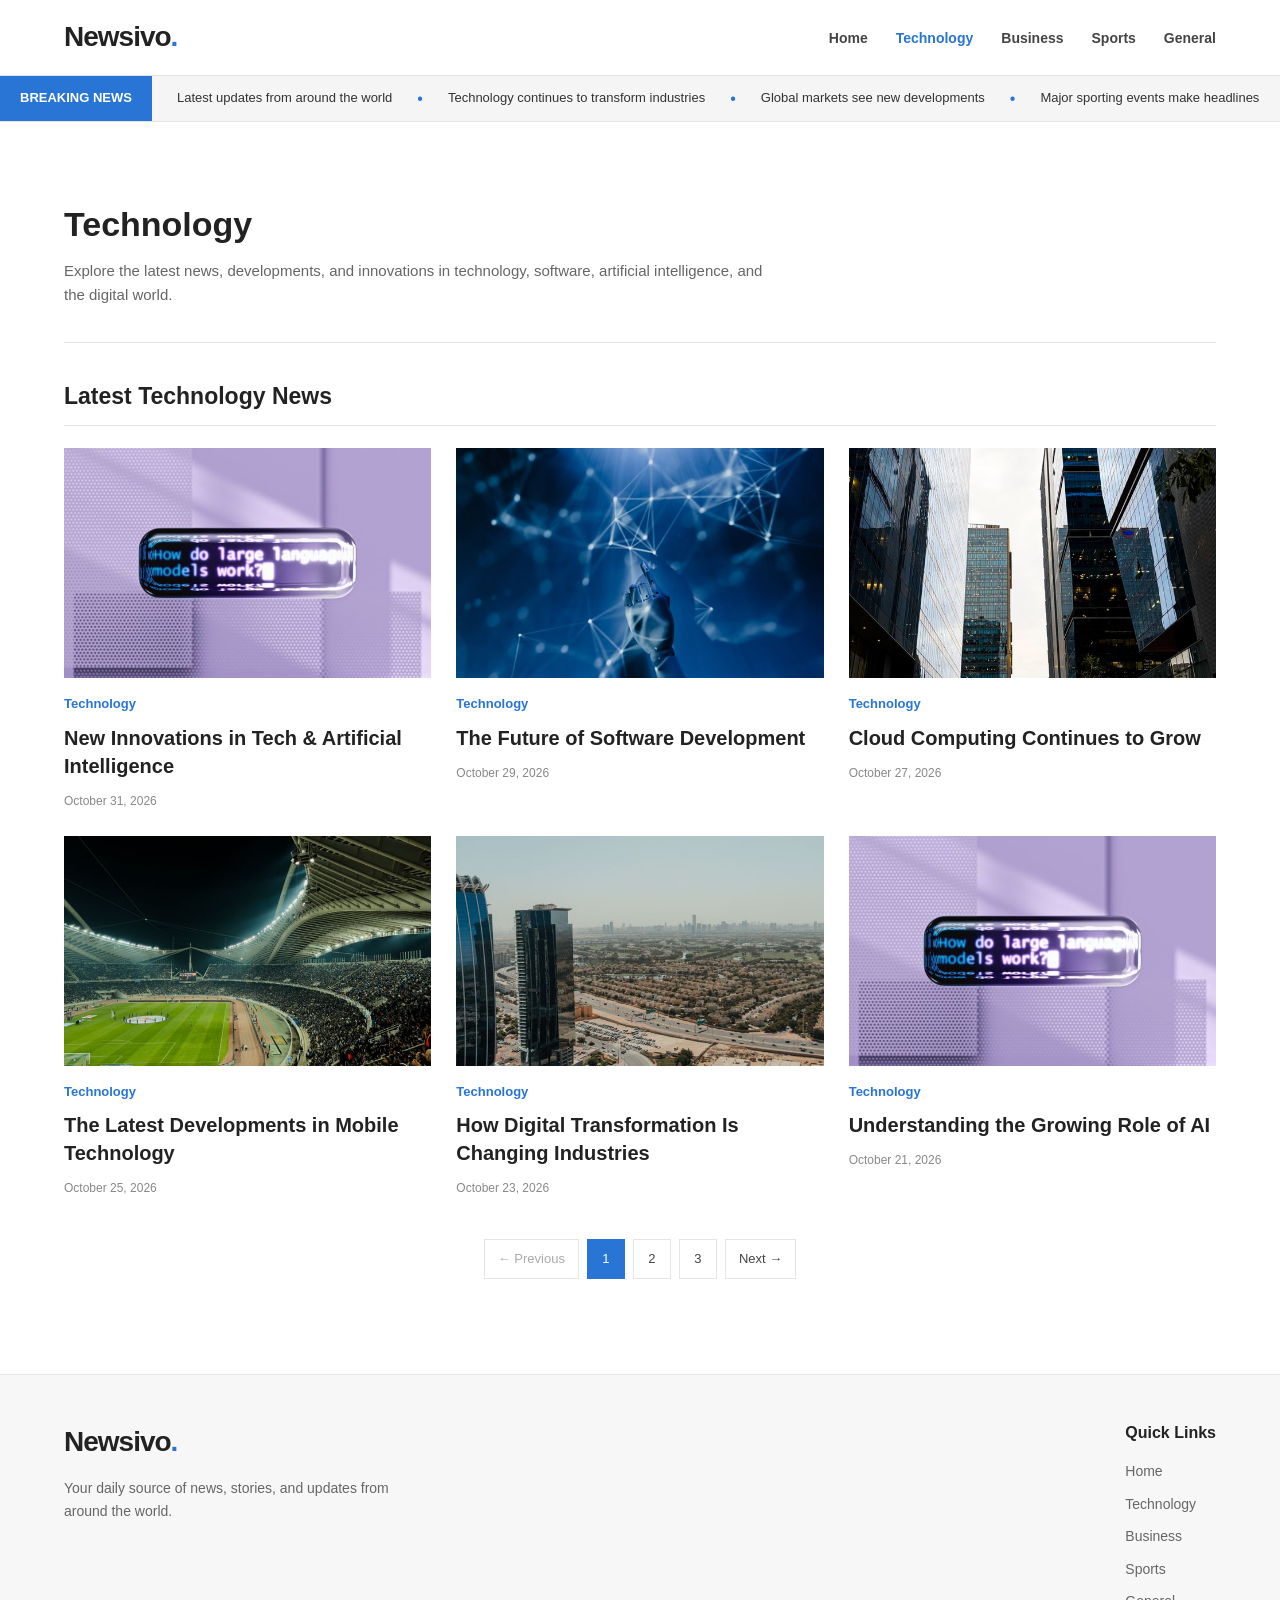
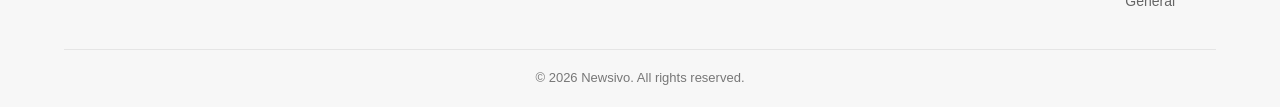
<file: frontend/categories/technology.html>
<!doctype html>
<html lang="en">
  <head>
    <meta charset="UTF-8" />
    <meta name="viewport" content="width=device-width, initial-scale=1.0" />

    <title>Technology News - Newsivo</title>

    <meta
      name="description"
      content="Explore the latest technology news, developments, and innovations."
    />

    <link rel="stylesheet" href="../assets/css/style.css" />
  </head>

  <body>
    <!-- Header -->
    <header class="site-header">
      <div class="container header-container">
        <a href="../index.html" class="site-logo"> Newsivo<span>.</span> </a>

        <button
          class="menu-toggle"
          id="menu-toggle"
          aria-label="Toggle navigation"
          aria-expanded="false"
          aria-controls="main-navigation"
        >
          ☰
        </button>

        <nav class="main-navigation" id="main-navigation">
          <ul>
            <li><a href="../index.html">Home</a></li>
            <li><a href="technology.html">Technology</a></li>
            <li><a href="business.html">Business</a></li>
            <li><a href="sports.html">Sports</a></li>
            <li><a href="general.html">General</a></li>
          </ul>
        </nav>
      </div>
    </header>

    <!-- News Ticker -->
    <div class="news-ticker">
      <div class="ticker-label">Breaking News</div>

      <div class="ticker-content">
        <div class="ticker-track">
          <!-- Original ticker content -->
          <div class="ticker-sequence">
            <a href="../article.html"> Latest updates from around the world </a>

            <span>•</span>

            <a href="../article.html">
              Technology continues to transform industries
            </a>

            <span>•</span>

            <a href="../article.html"> Global markets see new developments </a>

            <span>•</span>

            <a href="../article.html"> Major sporting events make headlines </a>

            <span>•</span>
          </div>
        </div>
      </div>
    </div>

    <!-- Main Content -->
    <main class="container">
      <!-- Category Header -->

      <section class="category-header">
        <h1>Technology</h1>

        <p>
          Explore the latest news, developments, and innovations in technology,
          software, artificial intelligence, and the digital world.
        </p>
      </section>

      <!-- Category Articles -->
      <section class="category-articles">
        <div class="section-heading">
          <h2>Latest Technology News</h2>
        </div>

        <div class="articles-grid">
          <!-- Article 1 -->
          <article class="article-card">
            <a href="../article.html">
              <img
                src="../assets/images/ai-news.jpg"
                alt="Artificial intelligence technology"
              />
            </a>

            <div class="article-card-content">
              <a href="technology.html" class="article-category">
                Technology
              </a>

              <h3>
                <a href="../article.html">
                  New Innovations in Tech & Artificial Intelligence
                </a>
              </h3>

              <div class="article-meta">
                <time datetime="2026-10-31">October 31, 2026</time>
              </div>
            </div>
          </article>

          <!-- Article 2 -->
          <article class="article-card">
            <a href="../article.html">
              <img
                src="../assets/images/featured-news.jpg"
                alt="Modern software development"
              />
            </a>

            <div class="article-card-content">
              <a href="technology.html" class="article-category">
                Technology
              </a>

              <h3>
                <a href="../article.html">
                  The Future of Software Development
                </a>
              </h3>

              <div class="article-meta">
                <time datetime="2026-10-29">October 29, 2026</time>
              </div>
            </div>
          </article>

          <!-- Article 3 -->
          <article class="article-card">
            <a href="../article.html">
              <img
                src="../assets/images/business-news.jpg"
                alt="Modern data center infrastructure"
              />
            </a>

            <div class="article-card-content">
              <a href="technology.html" class="article-category">
                Technology
              </a>

              <h3>
                <a href="../article.html">
                  Cloud Computing Continues to Grow
                </a>
              </h3>

              <div class="article-meta">
                <time datetime="2026-10-27">October 27, 2026</time>
              </div>
            </div>
          </article>

          <!-- Article 4 -->
          <article class="article-card">
            <a href="../article.html">
              <img
                src="../assets/images/sports-news.jpg"
                alt="Mobile technology and digital devices"
              />
            </a>

            <div class="article-card-content">
              <a href="technology.html" class="article-category">
                Technology
              </a>

              <h3>
                <a href="../article.html"
                  >The Latest Developments in Mobile Technology</a
                >
              </h3>

              <div class="article-meta">
                <time datetime="2026-10-25">October 25, 2026</time>
              </div>
            </div>
          </article>

          <!-- Article 5 -->
          <article class="article-card">
            <a href="../article.html">
              <img
                src="../assets/images/general-news.jpg"
                alt="Digital transformation"
              />
            </a>

            <div class="article-card-content">
              <a href="technology.html" class="article-category">
                Technology
              </a>

              <h3>
                <a href="../article.html">
                  How Digital Transformation Is Changing Industries</a
                >
              </h3>

              <div class="article-meta">
                <time datetime="2026-10-23">October 23, 2026</time>
              </div>
            </div>
          </article>

          <!-- Article 6 -->
          <article class="article-card">
            <a href="../article.html">
              <img
                src="../assets/images/ai-news.jpg"
                alt="Artificial intelligence research"
              />
            </a>

            <div class="article-card-content">
              <a href="technology.html" class="article-category">
                Technology
              </a>

              <h3>
                <a href="../article.html">
                  Understanding the Growing Role of AI
                </a>
              </h3>

              <div class="article-meta">
                <time datetime="2026-10-21">October 21, 2026</time>
              </div>
            </div>
          </article>
        </div>

        <!-- Pagination -->
        <nav class="pagination" aria-label="Category pagination">
          <a href="#" class="pagination-link disabled"> ← Previous </a>

          <a href="?page=1" class="pagination-link active" aria-current="page">
            1
          </a>
          <a href="?page=2" class="pagination-link"> 2 </a>
          <a href="?page=3" class="pagination-link"> 3 </a>
          <a href="?page=2" class="pagination-link"> Next →</a>
        </nav>
      </section>
    </main>

    <!-- Footer -->
    <footer class="site-footer">
      <div class="container">
        <div class="footer-container">
          <div class="footer-brand">
            <a href="../index.html" class="site-logo">
              Newsivo<span>.</span>
            </a>

            <p>
              Your daily source of news, stories, and updates from around the
              world.
            </p>
          </div>

          <div class="footer-links">
            <h3>Quick Links</h3>

            <ul>
              <li><a href="../index.html">Home</a></li>
              <li><a href="technology.html">Technology</a></li>
              <li><a href="business.html">Business</a></li>
              <li><a href="sports.html">Sports</a></li>
              <li><a href="general.html">General</a></li>
            </ul>
          </div>
        </div>

        <div class="footer-bottom">
          <p>&copy; 2026 Newsivo. All rights reserved.</p>
        </div>
      </div>
    </footer>

    <script src="../assets/js/main.js"></script>
  </body>
</html>
</file>
<file: frontend/assets/css/style.css>
/*  ========================================================
    Global Styles
========================================================= */

* {
  margin: 0;
  padding: 0;
  box-sizing: border-box;
}

body {
  font-family: Arial, Arial, Helvetica, sans-serif;
  color: #222;
  line-height: 1.6;
}

a {
  color: inherit;
  text-decoration: none;
}

ul {
  list-style: none;
}

.container {
  width: 90%;
  max-width: 1200px;
  margin: 0 auto;
}

/*  =========================
    Header 
========================= */

.site-header {
  border-bottom: 1px solid #e5e5e5;
  background-color: #fff;
}

.header-container {
  min-height: 75px;
  display: flex;
  align-items: center;
  justify-content: space-between;
}

.site-logo {
  font-size: 28px;
  font-weight: 700;
  letter-spacing: -1px;
}

.site-logo span {
  color: #2875d5;
}

.main-navigation ul {
  display: flex;
  align-items: center;
  gap: 28px;
}

.main-navigation a {
  font-size: 14px;
  font-weight: 600;
  color: #444;
}

.main-navigation a:hover {
  color: #2875d5;
}

/*  =========================
    Mobile Menu Button 
========================= */

.menu-toggle {
  display: none;
  border: none;
  background: none;
  font-size: 25px;
  cursor: pointer;
  color: #222;
}

/*  =========================
    Main Content 
========================= */

main {
  min-height: 400px;
  padding-top: 40px;
  padding-bottom: 40px;
}

/*  =========================
    Footer 
========================= */

.site-footer {
  background-color: #f7f7f7;
  border-top: 1px solid #e5e5e5;
  padding-top: 45px;
}

.footer-container {
  display: flex;
  justify-content: space-between;
  gap: 40px;
  padding-bottom: 35px;
}

.footer-brand {
  max-width: 350px;
}

.footer-brand p {
  margin-top: 12px;
  color: #666;
  font-size: 14px;
}

.footer-links h3 {
  font-size: 16px;
  margin-bottom: 12px;
}

.footer-links ul {
  display: flex;
  flex-direction: column;
  gap: 7px;
}

.footer-links a {
  color: #666;
  font-size: 14px;
}

.footer-links a:hover {
  color: #2875d5;
}

.footer-bottom {
  border-top: 1px solid #e5e5e5;
  padding: 18px 0;
  text-align: center;
}

.footer-bottom p {
  font-size: 13px;
  color: #777;
}

/*  =========================
    Section Headings 
========================= */

.featured-section,
.latest-section,
.category-section {
  margin-bottom: 55px;
}

.section-heading {
  margin-bottom: 22px;
  padding-bottom: 10px;
  border-bottom: 1px solid #e5e5e5;
}

.section-heading h2 {
  font-size: 23px;
  font-weight: 700;
}

/*  =========================
    Featured Article 
========================= */

.featured-article {
  display: grid;
  grid-template-columns: 1.5fr 1fr;
  gap: 30px;
  align-items: center;
}

.featured-image {
  width: 100%;
  height: 370px;
  object-fit: cover;
  display: block;
}

.article-content h1 {
  font-size: 32px;
  line-height: 1.3;
  margin: 12px 0;
}

.article-content h1 a:hover,
.article-card h3 a:hover {
  color: #2875d5;
}

.article-content p {
  color: #666;
  margin: 15px 0;
  font-size: 15px;
}

/*  =========================
    Article Metadata 
========================= */

.article-meta {
  display: flex;
  flex-wrap: wrap;
  gap: 12px;
  color: #888;
  font-size: 12px;
  margin-top: 10px;
}

.article-category {
  color: #2875d5;
  font-size: 13px;
  font-weight: 600;
}

.read-more {
  display: inline-block;
  color: #2875d5;
  font-size: 14px;
  font-weight: 600;
  margin-top: 10px;
}

/*  =========================
    Latest News Grid 
========================= */

.articles-grid {
  display: grid;
  grid-template-columns: repeat(2, 1fr);
  gap: 30px;
}

.article-card img {
  display: block;
  width: 100%;
  height: 230px;
  object-fit: cover;
}

.article-card-content {
  padding-top: 12px;
}

.article-card h3 {
  font-size: 20px;
  line-height: 1.4;
  margin-top: 8px;
}

/*  =========================
    View All
========================= */

.view-all {
  text-align: center;
  margin-top: 30px;
}

/*  =========================
    Category Section
========================= */

.category-grid {
  display: grid;
  grid-template-columns: repeat(4, 1fr);
  gap: 15px;
}

.category-item {
  display: block;
  padding: 20px;
  background-color: #f7f7f7;
  border: 1px solid #e5e5e5;
  font-size: 15px;
  font-weight: 600;
}

.category-item:hover {
  color: #2875d5;
}

/*  =========================
    News Ticker
========================= */

.news-ticker {
  display: flex;
  align-items: stretch;
  background-color: #f5f5f5;
  border-bottom: 1px solid #e5e5e5;
  overflow: hidden;
}

.ticker-label {
  background-color: #2875d5;
  color: #fff;
  padding: 12px 20px;
  font-size: 13px;
  font-weight: 700;
  text-transform: uppercase;
  white-space: nowrap;
  display: flex;
  align-items: center;
  z-index: 1;
}

.ticker-content {
  flex: 1;
  min-width: 0;
  overflow: hidden;
  display: flex;
  align-items: center;
}

.ticker-track {
  display: flex;
  width: max-content;
  flex-shrink: 0;
  animation: ticker-scroll 30s linear infinite;
}

.ticker-sequence {
  display: flex;
  align-items: center;
  flex-shrink: 0;
  gap: 25px;
  padding-left: 25px;
  white-space: nowrap;
}

.ticker-sequence a {
  font-size: 13px;
  color: #333;
  text-decoration: none;
}

.ticker-sequence a:hover {
  color: #2875d5;
}

.ticker-sequence span {
  color: #2875d5;
}

@keyframes ticker-scroll {
  from {
    transform: translateX(0);
  }

  to {
    transform: translateX(-50%);
  }
}

/* Pause ticker on hover */
.ticker-content:hover .ticker-track {
  animation-play-state: paused;
}

/*  =========================
    Single Article Page 
========================= */

.single-article {
  max-width: 850px;
  margin: 0 auto 60px;
}

/* Article Header */

.article-header {
  padding: 35px 0 25px;
}

.article-header h1 {
  font-size: 38px;
  line-height: 1.25;
  margin: 12px 0;
}

.article-excerpt {
  font-size: 17px;
  color: #666;
  margin-bottom: 22px;
}

/* Author Information */

.article-author {
  display: flex;
  align-items: center;
  gap: 12px;
}

.author-avatar {
  width: 45px;
  height: 45px;
  border-radius: 50%;
  background-color: #e8eef8;
  color: #2875d5;
  display: flex;
  align-items: center;
  justify-content: center;
  font-size: 14px;
  font-weight: 700;
  flex-shrink: 0;
}

.author-details {
  display: flex;
  flex-direction: column;
  gap: 3px;
}

.author-name {
  font-size: 14px;
  font-weight: 700;
}

/* Featured Image */

.article-featured-image {
  margin: 0 0 30px;
}

.article-featured-image img {
  display: block;
  width: 100%;
  height: auto;
  max-height: 480px;
  object-fit: cover;
}

.article-featured-image figcaption {
  font-size: 12px;
  color: #888;
  margin-top: 8px;
}

/* Article Body */

.article-body {
  max-width: 750px;
  margin: 0 auto;
}

.article-body p {
  font-size: 16px;
  line-height: 1.9;
  color: #444;
  margin-bottom: 22px;
}

.article-body h2 {
  font-size: 25px;
  line-height: 1.4;
  margin: 35px 0 15px;
}

/* Article Footer and Tags */

.article-footer {
  max-width: 750px;
  margin: 35px auto 0;
  padding: 20px 0;
  border-top: 1px solid #e5e5e5;
}

.article-tags {
  display: flex;
  flex-wrap: wrap;
  align-items: center;
  gap: 10px;
}

.article-tags span {
  font-size: 13px;
  font-weight: 700;
}

.article-tags a {
  background-color: #f2f2f2;
  padding: 6px 12px;
  font-size: 12px;
  color: #555;
}

.article-tags a:hover {
  color: #2875d5;
}

/* Related Articles */

.related-articles {
  margin-bottom: 55px;
}

/*  =========================
    Category Archive Pages 
========================= */

.category-header {
  padding: 35px 0;
  border-bottom: 1px solid #e5e5e5;
  margin-bottom: 35px;
}

.category-header h1 {
  font-size: 34px;
  margin-bottom: 8px;
}

.category-header p {
  color: #666;
  font-size: 15px;
  max-width: 700px;
}

.category-articles {
  margin-bottom: 55px;
}

/*  =========================
    Pagination
========================= */

.pagination {
  display: flex;
  align-items: center;
  justify-content: center;
  flex-wrap: wrap;
  gap: 8px;
  margin-top: 40px;
}

.pagination-link {
  display: inline-block;
  min-width: 38px;
  padding: 9px 13px;
  text-align: center;
  border: 1px solid #e5e5e5;
  color: #444;
  font-size: 13px;
}

.pagination-link:hover {
  color: #2875d5;
  border-color: #2875d5;
}

.pagination-link.active {
  background-color: #2875d5;
  color: #fff;
  border-color: #2875d5;
}

.pagination-link.disabled {
  color: #aaa;
  pointer-events: none;
}

/*  =========================
    Active Navigation Link
========================= */

.main-navigation a.active {
  color: #2875d5;
  font-weight: 700;
}

.main-navigation a {
  transition: color 0.2s ease;
}

/*  =========================
    Consistent Article Cards
========================= */

.article-card {
  display: flex;
  flex-direction: column;
  height: 100%;
}

.article-card img {
  display: block;
  width: 100%;
  aspect-ratio: 16 / 9;
  object-fit: cover;
}

.article-card h3 {
  line-height: 1.4;
}

.article-card .article-meta {
  margin-top: auto;
  padding-top: 12px;
}

img {
  max-width: 100%;
}

.featured-news img {
  width: 100%;
  height: 100%;
  min-height: 280px;
  object-fit: cover;
}

.latest-news .articles-grid,
.category-articles .articles-grid,
.related-articles .articles-grid {
  display: grid;
  grid-template-columns: repeat(3, minmax(0, 1fr));
  gap: 25px;
}

/* Keyboard Focus */

a:focus-visible,
button:focus-visible {
  outline: 2px solid #2875d5;
  outline-offset: 3px;
}

/*  =========================
    Responsive Design 
========================= */

@media (max-width: 768px) {
  .header-container {
    position: relative;
    min-height: 65px;
  }

  .menu-toggle {
    display: block;
  }

  .main-navigation {
    display: none;
    position: absolute;
    top: 65px;
    left: 0;
    width: 100%;
    background-color: #fff;
    border-bottom: 1px solid #e5e5e5;
    z-index: 10;
  }

  .main-navigation.active {
    display: block;
  }

  .main-navigation ul {
    flex-direction: column;
    align-items: flex-start;
    gap: 0;
    padding: 10px 0;
  }

  .main-navigation li {
    width: 100%;
  }

  .main-navigation a {
    display: block;
    padding: 10px 5%;
  }

  .main-navigation a:hover {
    background-color: #f7f7f7;
  }

  .footer-container {
    flex-direction: column;
    gap: 30px;
  }

  /*  =========================
    Responsive Homepage 
========================= */

  .featured-article {
    grid-template-columns: 1fr;
    gap: 15px;
  }

  .featured-image {
    height: 280px;
  }

  .article-content h1 {
    font-size: 26px;
  }

  .articles-grid {
    grid-template-columns: 1fr;
    gap: 25px;
  }

  .article-card img {
    height: 260px;
  }

  .category-grid {
    grid-template-columns: repeat(2, 1fr);
  }

  /*  =========================
    Article Responsive Design 
========================= */

  .article-header {
    padding-top: 25px;
  }

  .article-header h1 {
    font-size: 30px;
  }

  .article-excerpt {
    font-size: 15px;
  }

  .article-body p {
    font-size: 15px;
  }

  .article-body h2 {
    font-size: 22px;
  }

  /*  =========================
    Category Responsive Design
========================= */

  .category-header {
    padding: 25px 0;
  }

  .category-header h1 {
    font-size: 29px;
  }

  /*  =========================
    Responsive Layout Polish 
========================= */

  .featured-news {
    grid-template-columns: 1fr;
  }

  .featured-news img {
    min-height: 220px;
    max-height: 350px;
  }

  .latest-news .articles-grid,
  .category-articles .articles-grid,
  .related-articles .articles-grid {
    grid-template-columns: repeat(2, minmax(0, 1fr));
  }
}

@media (max-width: 480px) {
  .featured-image {
    height: 220px;
  }

  .article-content h1 {
    font-size: 23px;
  }

  .article-card img {
    height: 210px;
  }

  .section-heading h2 {
    font-size: 20px;
  }

  /*  =========================
    Responsive News Ticker 
========================= */

  .ticker-label {
    padding: 12px 10px;
    font-size: 11px;
  }

  .ticker-sequence {
    gap: 15px;
    padding-left: 15px;
  }

  /*  =========================
    Article Responsive Design 
========================= */

  .article-header h1 {
    font-size: 25px;
  }

  .article-featured-image img {
    max-height: 280px;
  }

  .article-body p {
    font-size: 14px;
    line-height: 1.8;
  }

  .article-body h2 {
    font-size: 20px;
  }

  /*  =========================
    Category Responsive Design
========================= */

  .category-header h1 {
    font-size: 25px;
  }

  .category-header p {
    font-size: 14px;
  }

  .pagination {
    gap: 5px;
  }

  .pagination-link {
    min-width: 34px;
    padding: 8px 10px;
  }

  /*  =========================
    Responsive Layout Polish 
========================= */

  .latest-news .articles-grid,
  .category-articles .articles-grid,
  .related-articles .articles-grid {
    grid-template-columns: 1fr;
    gap: 20px;
  }

  .featured-news img {
    min-height: 180px;
  }
}

/*  =========================
    Accessibility
========================= */

@media (prefers-reduced-motion: reduce) {
  .ticker-track {
    animation: none;
  }

  .ticker-sequence[aria-hidden="true"] {
    display: none;
  }
}
</file>
